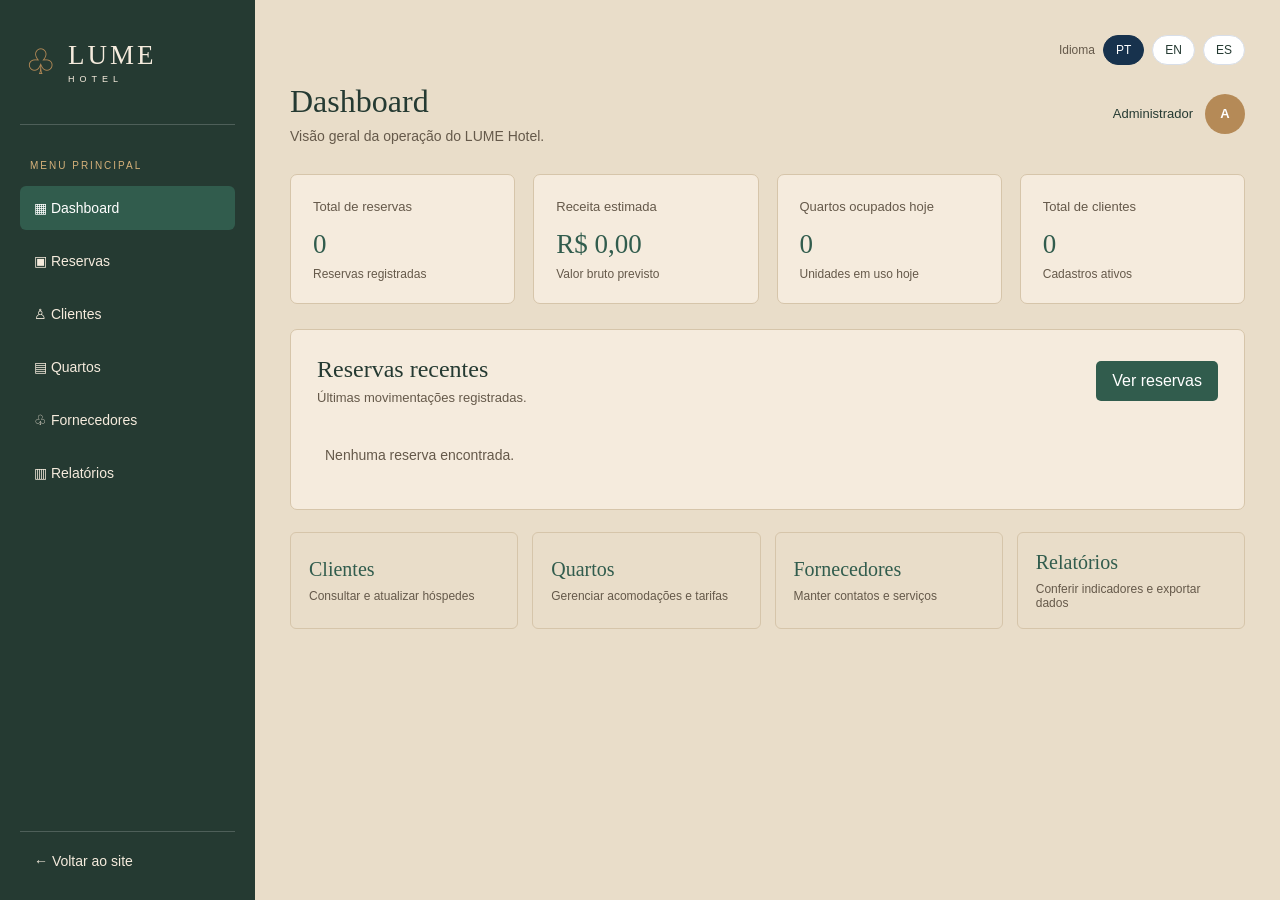
<file: painel.html>
<!DOCTYPE html>
<html lang="pt-BR">
<head>
  <meta charset="UTF-8">
  <meta name="viewport" content="width=device-width, initial-scale=1.0">
  <meta name="description" content="Painel administrativo demonstrativo do LUME Hotel">
  <title>Painel Administrativo | LUME Hotel</title>
  <link rel="stylesheet" href="painel.css">
</head>
<body>
<a href="#conteudo-principal" class="pular-conteudo">Pular para o conteúdo principal</a>
<div class="painel-container">
  <aside class="menu-lateral">
    <div class="logo-painel"><span>♧</span><h2>LUME <small>HOTEL</small></h2></div>
    <p class="menu-titulo">MENU PRINCIPAL</p>
    <nav aria-label="Menu principal do painel">
      <a href="#dashboard" class="ativo" data-modulo="dashboard" aria-current="page">▦ Dashboard</a>
      <a href="#reservas" data-modulo="reservas">▣ Reservas</a>
      <a href="#clientes" data-modulo="clientes">♙ Clientes</a>
      <a href="#quartos" data-modulo="quartos">▤ Quartos</a>
      <a href="#fornecedores" data-modulo="fornecedores">♧ Fornecedores</a>
      <a href="#relatorios" data-modulo="relatorios">▥ Relatórios</a>
    </nav>
    <div class="menu-rodape"><a href="index.html">← Voltar ao site</a></div>
  </aside>

  <main id="conteudo-principal" class="conteudo-painel">
    <div class="painel-idiomas" aria-label="Selecionar idioma">
      <span data-traducao-painel="Idioma">Idioma</span>
      <button type="button" data-idioma-painel="pt" aria-pressed="true">PT</button>
      <button type="button" data-idioma-painel="en" aria-pressed="false">EN</button>
      <button type="button" data-idioma-painel="es" aria-pressed="false">ES</button>
    </div>
    <section id="modulo-dashboard" class="modulo-conteudo">
      <header class="topo-painel"><div><h1>Dashboard</h1><p>Visão geral da operação do LUME Hotel.</p></div><div class="usuario-painel"><span>Administrador</span><div class="avatar">A</div></div></header>
      <section class="indicadores" aria-label="Indicadores gerais">
        <article class="card-indicador"><span>Total de reservas</span><h2 id="totalReservas">0</h2><p>Reservas registradas</p></article>
        <article class="card-indicador"><span>Receita estimada</span><h2 id="receitaTotal">R$ 0,00</h2><p>Valor bruto previsto</p></article>
        <article class="card-indicador"><span>Quartos ocupados hoje</span><h2 id="quartosOcupados">0</h2><p>Unidades em uso hoje</p></article>
        <article class="card-indicador"><span>Total de clientes</span><h2 id="totalClientes">0</h2><p>Cadastros ativos</p></article>
      </section>
      <section class="secao-painel"><div class="titulo-secao"><div><h2>Reservas recentes</h2><p>Últimas movimentações registradas.</p></div><button class="botao-link" type="button" data-ir="reservas">Ver reservas</button></div><div id="listaReservasPainel" class="lista-registros"><p class="estado-vazio">Nenhuma reserva encontrada.</p></div></section>
      <section class="atalhos-grid">
        <button type="button" class="atalho-card" data-ir="clientes"><strong>Clientes</strong><span>Consultar e atualizar hóspedes</span></button>
        <button type="button" class="atalho-card" data-ir="quartos"><strong>Quartos</strong><span>Gerenciar acomodações e tarifas</span></button>
        <button type="button" class="atalho-card" data-ir="fornecedores"><strong>Fornecedores</strong><span>Manter contatos e serviços</span></button>
        <button type="button" class="atalho-card" data-ir="relatorios"><strong>Relatórios</strong><span>Conferir indicadores e exportar dados</span></button>
      </section>
    </section>

    <section id="modulo-reservas" class="modulo-conteudo" hidden>
      <header class="topo-painel"><div><h1>Reservas</h1><p>Consulte as reservas feitas pelo formulário do site.</p></div></header>
      <section class="secao-painel"><div class="titulo-secao"><div><h2>Reservas registradas</h2><p>Os dados são compartilhados com a página de reservas neste navegador.</p></div></div>
        <label class="campo-busca" for="buscarReserva">Pesquisar reserva</label><input id="buscarReserva" class="campo-pesquisa" type="search" placeholder="Código, hóspede, e-mail ou quarto">
        <div class="filtros-linha"><label for="filtroReservaStatus">Situação</label><select id="filtroReservaStatus"><option value="todas">Todas</option><option value="futuras">Próximas</option><option value="hospedagem">Em hospedagem</option><option value="finalizadas">Finalizadas</option></select></div>
        <div id="listaReservasAdmin" class="lista-registros"><p class="estado-vazio">Nenhuma reserva cadastrada.</p></div>
      </section>
    </section>

    <section id="modulo-clientes" class="modulo-conteudo" hidden>
      <header class="topo-painel"><div><h1>Clientes</h1><p>Gerencie os hóspedes cadastrados no LUME Hotel.</p></div></header>
      <section class="secao-painel">
        <div class="titulo-secao"><div><h2 id="tituloFormCliente">Novo cliente</h2><p>Preencha os dados para cadastrar ou atualizar um hóspede.</p></div></div>
        <form id="formCliente" class="formulario-painel">
          <div class="form-grid">
            <div class="campo"><label for="clienteNome">Nome completo *</label><input id="clienteNome" required minlength="2" autocomplete="name"></div>
            <div class="campo"><label for="clienteCpf">CPF *</label><input id="clienteCpf" required maxlength="14" inputmode="numeric" placeholder="000.000.000-00"></div>
            <div class="campo"><label for="clienteEmail">E-mail *</label><input id="clienteEmail" type="email" required autocomplete="email"></div>
            <div class="campo"><label for="clienteTelefone">Telefone</label><input id="clienteTelefone" type="tel" autocomplete="tel" inputmode="tel" maxlength="15" placeholder="(00) 00000-0000" aria-describedby="ajudaTelefoneCliente"><small id="ajudaTelefoneCliente" class="ajuda-campo">Informe o DDD e o número do telefone.</small></div>
            <div class="campo campo-largo"><label for="clienteEndereco">Endereço</label><input id="clienteEndereco" autocomplete="street-address"></div>
          </div>
          <div class="acoes-form"><button class="botao-principal" type="submit" id="salvarCliente">Salvar cliente</button><button class="botao-secundario" type="reset">Limpar</button></div>
        </form>
      </section>
      <section class="secao-painel secao-listagem"><div class="titulo-secao"><div><h2>Clientes cadastrados</h2><p>Consulte, edite ou exclua os registros.</p></div><span id="contadorClientes" class="contador">0 clientes</span></div>
        <label class="campo-busca" for="buscarCliente">Pesquisar cliente</label><input id="buscarCliente" class="campo-pesquisa" type="search" placeholder="Nome, CPF ou e-mail">
        <div id="listaClientes" class="lista-registros"><p class="estado-vazio">Nenhum cliente cadastrado.</p></div>
      </section>
    </section>

    <section id="modulo-quartos" class="modulo-conteudo" hidden>
      <header class="topo-painel"><div><h1>Quartos</h1><p>Gerencie acomodações, tarifas e disponibilidade para reservas.</p></div></header>
      <section class="secao-painel"><div class="titulo-secao"><div><h2 id="tituloFormQuarto">Cadastrar acomodação</h2><p>Quartos ativos aparecem na página pública de reservas.</p></div></div>
        <form id="formQuarto" class="formulario-painel"><div class="form-grid">
          <div class="campo"><label for="quartoNome">Nome da acomodação *</label><input id="quartoNome" required placeholder="Ex.: Quarto Família"></div>
          <div class="campo"><label for="quartoTipo">Categoria</label><select id="quartoTipo"><option>Standard</option><option>Deluxe</option><option>Suíte</option><option>Família</option></select></div>
          <div class="campo"><label for="quartoPreco">Diária (R$) *</label><input id="quartoPreco" type="number" min="0.01" step="0.01" required></div>
          <div class="campo"><label for="quartoCapacidade">Capacidade de hóspedes *</label><input id="quartoCapacidade" type="number" min="1" max="20" value="2" required></div>
          <div class="campo campo-largo"><label for="quartoDescricao">Descrição</label><textarea id="quartoDescricao" rows="2" placeholder="Descreva os diferenciais da acomodação"></textarea></div>
          <div class="campo campo-largo"><label for="quartoFoto">URL da imagem (opcional)</label><input id="quartoFoto" type="url" placeholder="https://..."></div>
          <div class="campo"><label for="quartoStatus">Situação</label><select id="quartoStatus"><option value="ativo">Ativo para reservas</option><option value="inativo">Inativo</option></select></div>
        </div><div class="acoes-form"><button class="botao-principal" type="submit">Salvar acomodação</button><button class="botao-secundario" type="reset">Limpar</button></div></form>
      </section>
      <section class="secao-painel secao-listagem"><div class="titulo-secao"><div><h2>Acomodações cadastradas</h2><p>Altere tarifas, capacidade ou situação.</p></div><span id="contadorQuartos" class="contador">0 quartos</span></div><input id="buscarQuartoAdmin" class="campo-pesquisa" type="search" aria-label="Pesquisar acomodações" placeholder="Pesquisar acomodação"><div id="listaQuartosAdmin" class="lista-registros"></div></section>
    </section>

    <section id="modulo-fornecedores" class="modulo-conteudo" hidden>
      <header class="topo-painel"><div><h1>Fornecedores</h1><p>Organize os contatos e serviços que apoiam a operação do hotel.</p></div></header>
      <section class="secao-painel"><div class="titulo-secao"><div><h2 id="tituloFormFornecedor">Cadastrar fornecedor</h2><p>Registre os dados comerciais e de contato.</p></div></div>
        <form id="formFornecedor" class="formulario-painel"><div class="form-grid">
          <div class="campo"><label for="fornecedorNome">Nome / Razão social *</label><input id="fornecedorNome" required></div>
          <div class="campo"><label for="fornecedorCategoria">Categoria *</label><select id="fornecedorCategoria" required><option value="">Selecione</option><option>Alimentos e bebidas</option><option>Limpeza e lavanderia</option><option>Manutenção</option><option>Hospedagem e amenities</option><option>Tecnologia</option><option>Serviços gerais</option><option>Outros</option></select></div>
          <div class="campo"><label for="fornecedorDocumento">CNPJ / CPF</label><input id="fornecedorDocumento" placeholder="Documento (opcional)"></div>
          <div class="campo"><label for="fornecedorContato">Pessoa de contato</label><input id="fornecedorContato"></div>
          <div class="campo"><label for="fornecedorTelefone">Telefone</label><input id="fornecedorTelefone" type="tel" autocomplete="tel" inputmode="tel" maxlength="15" placeholder="(00) 00000-0000" aria-describedby="ajudaTelefoneFornecedor"><small id="ajudaTelefoneFornecedor" class="ajuda-campo">Informe o DDD e o número do telefone.</small></div>
          <div class="campo"><label for="fornecedorEmail">E-mail</label><input id="fornecedorEmail" type="email"></div>
          <div class="campo campo-largo"><label for="fornecedorObservacao">Observações</label><textarea id="fornecedorObservacao" rows="2"></textarea></div>
          <div class="campo"><label for="fornecedorStatus">Situação</label><select id="fornecedorStatus"><option value="ativo">Ativo</option><option value="inativo">Inativo</option></select></div>
        </div><div class="acoes-form"><button class="botao-principal" type="submit">Salvar fornecedor</button><button class="botao-secundario" type="reset">Limpar</button></div></form>
      </section>
      <section class="secao-painel secao-listagem"><div class="titulo-secao"><div><h2>Fornecedores cadastrados</h2><p>Consulte e mantenha os contatos atualizados.</p></div><span id="contadorFornecedores" class="contador">0 fornecedores</span></div><input id="buscarFornecedor" class="campo-pesquisa" type="search" aria-label="Pesquisar fornecedores" placeholder="Nome, categoria ou contato"><div id="listaFornecedores" class="lista-registros"></div></section>
    </section>

    <section id="modulo-relatorios" class="modulo-conteudo" hidden>
      <header class="topo-painel"><div><h1>Relatórios</h1><p>Indicadores gerenciais calculados a partir dos dados deste navegador.</p></div></header>
      <section class="secao-painel"><div class="titulo-secao"><div><h2>Resumo gerencial</h2><p>Filtre o período para analisar reservas e receita estimada.</p></div><button type="button" class="botao-principal" id="exportarRelatorio">Exportar CSV</button></div>
        <div class="form-grid filtros-relatorio"><div class="campo"><label for="relatorioInicio">Data inicial</label><input type="date" id="relatorioInicio"></div><div class="campo"><label for="relatorioFim">Data final</label><input type="date" id="relatorioFim"></div><div class="campo"><label for="relatorioQuarto">Acomodação</label><select id="relatorioQuarto"><option value="todos">Todas</option></select></div><div class="campo campo-alinhar"><button type="button" class="botao-secundario" id="limparFiltrosRelatorio">Limpar filtros</button></div></div>
        <div class="indicadores indicadores-relatorio"><article class="card-indicador"><span>Reservas no período</span><h2 id="relTotalReservas">0</h2></article><article class="card-indicador"><span>Receita estimada</span><h2 id="relReceita">R$ 0,00</h2></article><article class="card-indicador"><span>Noites reservadas</span><h2 id="relNoites">0</h2></article><article class="card-indicador"><span>Ticket médio</span><h2 id="relTicket">R$ 0,00</h2></article></div>
        <h3 class="subtitulo-relatorio">Reservas por acomodação</h3><div id="relatorioPorQuarto" class="lista-registros"></div>
        <p class="nota-relatorio">Os valores são estimativas calculadas com base na diária cadastrada e no número de noites. O projeto é demonstrativo e não substitui um sistema hoteleiro de produção.</p>
      </section>
    </section>
  </main>
</div>
<script src="idiomas.js"></script>
<script src="painel.js"></script>
</body>
</html>
</file>
<file: painel.css>
/* CSS organizado: regras e declarações formatadas para facilitar leitura e manutenção. */

/* Identidade visual LUME Hotel — painel administrativo */

:root {

    --verde: #315C4D;
    --verde-escuro: #253A32;
    --dourado: #B58A57;
    --creme: #E9DDC9;
    --papel: #F5EBDD;
    --texto: #253A32;
    --cinza: #65594A;
    --linha: #D6C5AA;
    --vermelho: #A8443D;

}

* {

    margin: 0;
    padding: 0;
    box-sizing: border-box;

}

body {

    font-family: Arial,sans-serif;
    background: var(--creme);
    color: var(--texto);

}

button,input,select,textarea {

    font: inherit;

}

.painel-container {

    display: flex;
    min-height: 100vh;

}

.menu-lateral {

    width: 255px;
    background: var(--verde-escuro);
    color: var(--papel);
    padding: 30px 20px;
    display: flex;
    flex-direction: column;
    flex-shrink: 0;

}

.logo-painel {

    display: flex;
    align-items: center;
    gap: 12px;
    padding: 10px 5px 40px;
    border-bottom: 1px solid #ffffff30;

}

.logo-painel span {

    color: var(--dourado);
    font-size: 35px;

}

.logo-painel h2 {

    font-family: Georgia,serif;
    font-size: 27px;
    font-weight: normal;
    letter-spacing: 3px;

}

.logo-painel small {

    display: block;
    font: 9px Arial,sans-serif;
    letter-spacing: 5px;
    margin-top: 3px;

}

.menu-titulo {

    font-size: 10px;
    letter-spacing: 2px;
    color: #D6B17A;
    margin: 35px 10px 15px;

}

.menu-lateral nav {

    display: flex;
    flex-direction: column;
    gap: 9px;

}

.menu-lateral nav a,.menu-rodape a {

    color: var(--papel);
    text-decoration: none;
    padding: 14px;
    border-radius: 6px;
    font-size: 14px;
    transition: .2s;

}

.menu-lateral nav a:hover,.menu-lateral nav a.ativo {

    background: var(--verde);
    color: #fff;

}

.menu-rodape {

    margin-top: auto;
    border-top: 1px solid #ffffff30;
    padding-top: 20px;

}

.conteudo-painel {

    flex: 1;
    padding: 35px;
    min-width: 0;
    max-width: 1600px;
    margin: 0 auto;
    width: 100%;

}

.topo-painel {

    display: flex;
    justify-content: space-between;
    align-items: center;
    gap: 20px;
    margin-bottom: 30px;

}

.topo-painel h1 {

    font: normal 32px Georgia,serif;

}

.topo-painel p {

    color: var(--cinza);
    margin-top: 8px;
    font-size: 14px;

}

.usuario-painel {

    display: flex;
    align-items: center;
    gap: 12px;
    font-size: 13px;

}

.avatar {

    width: 40px;
    height: 40px;
    border-radius: 50%;
    background: var(--dourado);
    color: white;
    display: grid;
    place-items: center;
    font-weight: bold;

}

.indicadores {

    display: grid;
    grid-template-columns: repeat(4,minmax(0,1fr));
    gap: 18px;
    margin-bottom: 25px;

}

.card-indicador {

    background: var(--papel);
    padding: 22px;
    border: 1px solid var(--linha);
    border-radius: 7px;
    min-width: 0;

}

.card-indicador span {

    font-size: 13px;
    color: var(--cinza);

}

.card-indicador h2 {

    font: 27px Georgia,serif;
    margin: 14px 0 7px;
    color: var(--verde);
    overflow-wrap: anywhere;

}

.card-indicador p {

    font-size: 12px;
    color: var(--cinza);

}

.secao-painel {

    background: var(--papel);
    border: 1px solid var(--linha);
    padding: 26px;
    border-radius: 7px;
    margin-bottom: 22px;

}

.titulo-secao {

    display: flex;
    justify-content: space-between;
    align-items: center;
    gap: 15px;
    margin-bottom: 22px;

}

.titulo-secao h2 {

    font: normal 24px Georgia,serif;

}

.titulo-secao p {

    color: var(--cinza);
    font-size: 13px;
    margin-top: 7px;

}

.botao-link {

    border: 0;
    background: var(--verde);
    color: white;
    padding: 11px 16px;
    border-radius: 5px;
    cursor: pointer;

}

.lista-registros {

    display: grid;
    gap: 12px;

}

.registro-card {

    display: flex;
    justify-content: space-between;
    align-items: center;
    gap: 20px;
    padding: 17px 14px;
    border: 1px solid var(--linha);
    border-radius: 6px;
    background: #fffaf2;
    min-width: 0;

}

.registro-info {

    display: grid;
    gap: 6px;
    min-width: 0;

}

.registro-info strong,.registro-card>strong {

    color: var(--verde-escuro);
    font-size: 14px;

}

.registro-info span,.registro-card>span {

    color: var(--cinza);
    font-size: 12px;
    overflow-wrap: anywhere;

}

.acoes-registro {

    display: flex;
    gap: 8px;
    flex-shrink: 0;

}

.botao-pequeno {

    border: 0;
    border-radius: 5px;
    padding: 9px 13px;
    background: var(--verde);
    color: white;
    font-size: 12px;
    font-weight: 600;
    cursor: pointer;

}

.botao-pequeno.perigo {

    background: var(--vermelho);

}

.botao-pequeno:disabled {

    opacity: .45;
    cursor: not-allowed;

}

.estado-vazio {

    padding: 20px 8px;
    color: var(--cinza);
    font-size: 14px;

}

.atalhos-grid {

    display: grid;
    grid-template-columns: repeat(4,minmax(0,1fr));
    gap: 14px;
    margin-top: 20px;

}

.atalho-card {

    text-align: left;
    padding: 18px;
    background: transparent;
    border: 1px solid var(--linha);
    border-radius: 6px;
    color: var(--texto);
    cursor: pointer;

}

.atalho-card strong,.atalho-card span {

    display: block;

}

.atalho-card strong {

    font: 20px Georgia,serif;
    color: var(--verde);

}

.atalho-card span {

    font-size: 12px;
    color: var(--cinza);
    margin-top: 8px;

}

.formulario-painel {

    margin-top: 10px;

}

.form-grid {

    display: grid;
    grid-template-columns: repeat(2,minmax(0,1fr));
    gap: 18px 20px;

}

.campo {

    display: flex;
    flex-direction: column;
    gap: 8px;
    min-width: 0;

}

.campo label,.campo-busca,.filtros-linha label {

    font-size: 13px;
    font-weight: 600;
    color: var(--verde-escuro);

}

.campo input,.campo select,.campo textarea,.campo-pesquisa,.filtros-linha select {

    width: 100%;
    padding: 12px 13px;
    border: 1px solid var(--linha);
    border-radius: 5px;
    background: #fffaf2;
    color: var(--texto);
    font-size: 14px;
    min-width: 0;

}

.campo textarea {

    resize: vertical;

}

.campo-largo {

    grid-column: 1/-1;

}

.acoes-form {

    display: flex;
    gap: 10px;
    margin-top: 22px;
    flex-wrap: wrap;

}

.botao-principal,.botao-secundario {

    padding: 12px 18px;
    border-radius: 5px;
    font-weight: 600;
    cursor: pointer;

}

.botao-principal {

    border: 1px solid var(--verde);
    background: var(--verde);
    color: #fff;

}

.botao-secundario {

    border: 1px solid var(--verde);
    background: transparent;
    color: var(--verde);

}

.secao-listagem {

    margin-top: 22px;

}

.campo-busca {

    display: block;
    margin-bottom: 8px;

}

.campo-pesquisa {

    max-width: 520px;
    margin-bottom: 16px;

}

.contador {

    font-size: 12px;
    color: var(--cinza);
    white-space: nowrap;

}

.filtros-linha {

    display: flex;
    align-items: center;
    gap: 10px;
    margin: 0 0 16px;

}

.filtros-linha select {

    width: auto;
    min-width: 170px;

}

.filtros-relatorio {

    margin: 18px 0 24px;

}

.campo-alinhar {

    justify-content: end;

}

.indicadores-relatorio {

    margin-top: 10px;

}

.subtitulo-relatorio {

    font: normal 20px Georgia,serif;
    margin: 26px 0 14px;

}

.nota-relatorio {

    font-size: 12px;
    color: var(--cinza);
    line-height: 1.6;
    margin-top: 20px;

}

.pular-conteudo {

    position: absolute;
    top: -100px;
    left: 15px;
    z-index: 1000;
    padding: 12px 18px;
    background: var(--papel);
    color: var(--verde-escuro);
    border: 2px solid var(--verde-escuro);
    border-radius: 4px;
    font-weight: 600;

}

.pular-conteudo:focus {

    top: 15px;

}

a:focus-visible,button:focus-visible,input:focus-visible,select:focus-visible,textarea:focus-visible {

    outline: 3px solid var(--dourado);
    outline-offset: 3px;

}

.modulo-conteudo[hidden] {

    display: none !important;

}

@media (max-width:1100px) {

    .indicadores {

        grid-template-columns: repeat(2,minmax(0,1fr));

    }

    .atalhos-grid {

        grid-template-columns: repeat(2,minmax(0,1fr));

    }

}

@media (max-width:700px) {

    .painel-container {

        flex-direction: column;

    }

    .menu-lateral {

        width: 100%;
        padding: 18px;

    }

    .logo-painel {

        padding-bottom: 18px;

    }

    .menu-titulo {

        margin: 20px 8px 12px;

    }

    .menu-lateral nav {

        flex-direction: row;
        flex-wrap: wrap;

    }

    .menu-lateral nav a {

        padding: 10px;
        font-size: 12px;

    }

    .menu-rodape {

        margin-top: 15px;

    }

    .conteudo-painel {

        padding: 22px 16px;

    }

    .topo-painel {

        align-items: flex-start;
        flex-direction: column;

    }

    .registro-card {

        align-items: flex-start;
        flex-direction: column;

    }

    .acoes-registro {

        width: 100%;

    }

    .form-grid {

        grid-template-columns: 1fr;

    }

    .campo-largo {

        grid-column: auto;

    }

    .titulo-secao {

        align-items: flex-start;
        flex-direction: column;

    }

    .campo-alinhar {

        justify-content: flex-start;

    }

}

@media (max-width:420px) {

    .indicadores,.atalhos-grid {

        grid-template-columns: 1fr;

    }

    .filtros-linha {

        align-items: flex-start;
        flex-direction: column;

    }

    .filtros-linha select {

        width: 100%;

    }

    .acoes-registro {

        flex-wrap: wrap;

    }

}

/* Orientação dos campos de telefone */

.ajuda-campo {

    display: block;
    margin-top: -3px;
    color: var(--cinza);
    font-size: 0.78rem;
    line-height: 1.4;

}


/* Seletor de idiomas — painel administrativo */
.painel-idiomas { display:flex; align-items:center; justify-content:flex-end; gap:6px; margin:0 0 18px; color:var(--cinza); font-size:12px; }
.painel-idiomas button { border:1px solid var(--dourado); border-radius:5px; background:transparent; color:var(--texto); padding:6px 10px; font:inherit; font-weight:600; cursor:pointer; }
.painel-idiomas button[aria-pressed="true"], .painel-idiomas button:hover { background:var(--verde); color:#fff; }
.painel-idiomas button:focus-visible { outline:3px solid var(--dourado); outline-offset:2px; }

/* Seletor de idiomas do painel administrativo */
.seletor-idioma-painel { display:flex; align-items:center; gap:8px; flex-wrap:wrap; }
.seletor-idioma-painel button { border:1px solid var(--borda, #d8dee8); border-radius:999px; padding:7px 12px; background:var(--superficie, #fff); color:var(--texto, #243044); cursor:pointer; font:inherit; }
.seletor-idioma-painel button[aria-pressed="true"] { background:var(--cor-principal, #17324d); color:#fff; border-color:var(--cor-principal, #17324d); }
.seletor-idioma-painel button:focus-visible { outline:3px solid #d49b42; outline-offset:3px; }
/* Ajuste do seletor de idiomas no cabeçalho administrativo */
.painel-idiomas { display:flex; align-items:center; gap:8px; flex-wrap:wrap; }
.painel-idiomas button { border:1px solid var(--borda, #d8dee8); border-radius:999px; padding:7px 12px; background:var(--superficie, #fff); color:var(--texto, #243044); cursor:pointer; font:inherit; }
.painel-idiomas button[aria-pressed="true"] { background:var(--cor-principal, #17324d); color:#fff; border-color:var(--cor-principal, #17324d); }
.painel-idiomas button:focus-visible { outline:3px solid #d49b42; outline-offset:3px; }
</file>
